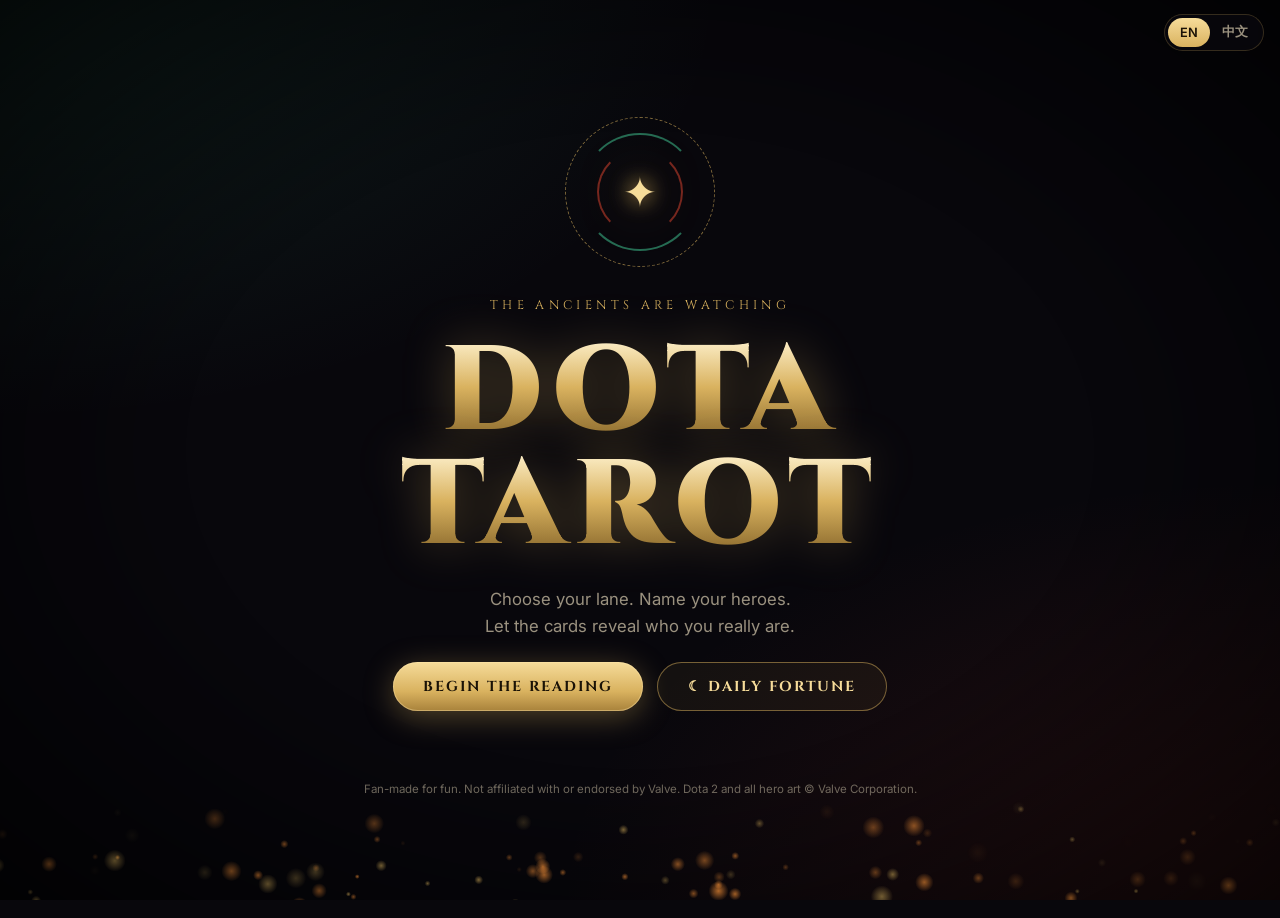
<file: index.html>
<!doctype html>
<html lang="en">
<head>
  <meta charset="utf-8" />
  <meta name="viewport" content="width=device-width, initial-scale=1" />
  <title>Dota Tarot</title>
  <meta name="description" content="Pick your lane and your heroes, and the Ancients will read your soul." />
  <meta property="og:title" content="Dota Tarot · 刀塔塔罗" />
  <meta property="og:description" content="A Dota 2 personality test and daily fortune. Pick your lane and heroes, and let the cards read you." />
  <meta property="og:type" content="website" />
  <link rel="icon" href="data:image/svg+xml,%3Csvg xmlns='http://www.w3.org/2000/svg' viewBox='0 0 32 32'%3E%3Crect width='32' height='32' rx='7' fill='%2314101a'/%3E%3Cpath d='M16 3 L19 13 L29 16 L19 19 L16 29 L13 19 L3 16 L13 13Z' fill='%23d9b25f'/%3E%3C/svg%3E" />
  <link rel="preconnect" href="https://fonts.googleapis.com" />
  <link rel="preconnect" href="https://fonts.gstatic.com" crossorigin />
  <link href="https://fonts.googleapis.com/css2?family=Cinzel:wght@500;700;900&family=Inter:wght@400;500;600&family=Noto+Serif+SC:wght@600;900&display=swap" rel="stylesheet" />
  <link rel="stylesheet" href="css/style.css?v=8" />
</head>
<body>
  <canvas id="embers" aria-hidden="true"></canvas>
  <div class="vignette" aria-hidden="true"></div>

  <div class="lang" role="group" aria-label="Language">
    <button data-lang="en">EN</button><button data-lang="zh">中文</button>
  </div>

  <!-- Intro -->
  <section class="screen active" id="screen-intro">
    <div class="intro">
      <div class="sigil" aria-hidden="true">
        <span class="ring r1"></span><span class="ring r2"></span><span class="ring r3"></span>
        <span class="sigil-core">✦</span>
      </div>
      <p class="eyebrow" data-i18n="eyebrow"></p>
      <h1 class="title"><span data-i18n="titleA"></span><span data-i18n="titleB"></span></h1>
      <p class="tagline" data-i18n="tagline"></p>
      <div class="intro-actions">
        <button class="btn btn-primary" data-go="role" data-i18n="begin"></button>
        <button class="btn btn-ghost btn-daily" id="open-daily"><span aria-hidden="true">☾</span> <span data-i18n="dailyBtn"></span></button>
      </div>
    </div>
    <p class="fan-note" data-i18n="disclaimer"></p>
  </section>

  <!-- Step 1: role -->
  <section class="screen" id="screen-role">
    <header class="step-head">
      <p class="step-num" data-i18n="step1"></p>
      <h2 data-i18n="step1Title"></h2>
    </header>
    <div class="roles" id="roles"></div>
    <nav class="step-nav">
      <button class="btn btn-ghost" data-go="intro" data-i18n="back"></button>
      <button class="btn btn-primary" id="to-heroes" data-go="heroes" data-i18n="continue" disabled></button>
    </nav>
  </section>

  <!-- Step 2: heroes -->
  <section class="screen" id="screen-heroes">
    <header class="step-head">
      <p class="step-num" data-i18n="step2"></p>
      <h2 data-i18n="step2Title"></h2>
      <p class="hint" data-i18n="step2Hint"></p>
    </header>
    <div class="pickbar">
      <button class="btn btn-ghost" data-go="role" data-i18n="back"></button>
      <div class="picked" id="picked"></div>
      <button class="btn btn-primary" id="to-reading" data-i18n="draw" disabled></button>
    </div>
    <div class="toolbar">
      <input type="search" id="search" data-i18n-ph="search" autocomplete="off" />
      <div class="filters" id="filters">
        <button class="chip active" data-attr="all" data-i18n="all"></button>
        <button class="chip" data-attr="str"><i class="dot str"></i><span data-i18n="str"></span></button>
        <button class="chip" data-attr="agi"><i class="dot agi"></i><span data-i18n="agi"></span></button>
        <button class="chip" data-attr="int"><i class="dot int"></i><span data-i18n="int"></span></button>
        <button class="chip" data-attr="uni"><i class="dot uni"></i><span data-i18n="uni"></span></button>
      </div>
    </div>
    <div class="hero-grid" id="hero-grid"></div>
  </section>

  <!-- Step 3: reading -->
  <section class="screen" id="screen-reading">
    <header class="step-head">
      <p class="step-num" data-i18n="step3"></p>
      <h2 id="reading-prompt"></h2>
    </header>
    <div class="spread" id="spread"></div>
    <article class="result" id="result" hidden></article>
  </section>

  <!-- Daily fortune -->
  <section class="screen" id="screen-daily">
    <header class="step-head">
      <p class="step-num" data-i18n="dailyKicker"></p>
      <h2 id="daily-title"></h2>
      <p class="hint" id="daily-hint"></p>
    </header>
    <div class="fan" id="fan"></div>
    <div class="spread daily-stage" id="daily-stage"></div>
    <article class="result daily-result" id="daily-result" hidden></article>
    <nav class="step-nav" id="daily-nav">
      <button class="btn btn-ghost" data-go="intro" data-i18n="home"></button>
    </nav>
  </section>

  <script src="js/data.js?v=8"></script>
  <script src="js/i18n.js?v=8"></script>
  <script src="js/app.js?v=8"></script>
</body>
</html>
</file>
<file: css/style.css>
:root {
  --bg: #08070c;
  --panel: rgba(22, 18, 28, 0.72);
  --line: rgba(217, 178, 95, 0.22);
  --gold: #d9b25f;
  --gold-hi: #f6dc9a;
  --text: #ece6da;
  --muted: #9a917f;
  --radiant: #3fbf8f;
  --dire: #d0402f;
  --str: #e0503f;
  --agi: #3fc06a;
  --int: #3f9fe0;
  --uni: #c79cf0;
  --radius: 14px;
}

* { box-sizing: border-box; margin: 0; padding: 0; }

html, body { min-height: 100%; }

body {
  font-family: "Inter", system-ui, "PingFang SC", "Microsoft YaHei", sans-serif;
  color: var(--text);
  background:
    radial-gradient(1200px 700px at 0% 0%, rgba(63, 191, 143, 0.13), transparent 60%),
    radial-gradient(1200px 700px at 100% 100%, rgba(208, 64, 47, 0.16), transparent 60%),
    var(--bg);
  background-attachment: fixed;
  overflow-x: hidden;
}

#embers { position: fixed; inset: 0; width: 100%; height: 100%; pointer-events: none; z-index: 0; }
.vignette {
  position: fixed; inset: 0; pointer-events: none; z-index: 0;
  background: radial-gradient(ellipse at center, transparent 50%, rgba(0, 0, 0, 0.7) 100%);
}

button { font: inherit; color: inherit; cursor: pointer; border: 0; background: none; }

/* ---------- Screens ---------- */
.screen {
  position: relative; z-index: 1;
  display: none;
  min-height: 100vh;
  padding: 48px 16px 120px;
  max-width: 1180px;
  margin: 0 auto;
}
.screen.active { display: block; animation: screenIn 0.7s cubic-bezier(.2,.8,.2,1) both; }
.screen.leaving { display: block; animation: screenOut 0.4s ease both; }

@keyframes screenIn {
  from { opacity: 0; transform: translateY(24px) scale(0.98); filter: blur(6px); }
  to   { opacity: 1; transform: none; filter: none; }
}
@keyframes screenOut {
  to { opacity: 0; transform: translateY(-16px) scale(0.98); filter: blur(6px); }
}

/* ---------- Buttons ---------- */
.btn {
  position: relative;
  padding: 14px 30px;
  font-family: "Cinzel", "Noto Serif SC", serif;
  font-weight: 700;
  letter-spacing: 0.12em;
  text-transform: uppercase;
  font-size: 0.9rem;
  border-radius: 999px;
  transition: transform 0.2s, box-shadow 0.3s, opacity 0.3s;
}
.btn-primary {
  color: #1a1206;
  background: linear-gradient(180deg, var(--gold-hi), var(--gold) 60%, #a8823b);
  box-shadow: 0 0 0 1px rgba(255, 230, 170, 0.4) inset, 0 6px 30px rgba(217, 178, 95, 0.35);
  overflow: hidden;
}
.btn-primary::after {
  content: ""; position: absolute; inset: 0;
  background: linear-gradient(110deg, transparent 30%, rgba(255,255,255,0.55) 50%, transparent 70%);
  transform: translateX(-120%);
  animation: shine 3.2s ease-in-out infinite;
}
@keyframes shine { 60%, 100% { transform: translateX(120%); } }
.btn-primary:hover:not(:disabled) { transform: translateY(-2px); box-shadow: 0 0 0 1px rgba(255,230,170,.5) inset, 0 10px 40px rgba(217,178,95,.55); }
.btn-primary:disabled { opacity: 0.35; cursor: not-allowed; filter: grayscale(0.6); }
.btn-primary:disabled::after { display: none; }
.btn-ghost { color: var(--muted); border: 1px solid var(--line); }
.btn-ghost:hover { color: var(--text); border-color: var(--gold); }

/* ---------- Intro ---------- */
.intro {
  min-height: calc(100vh - 168px);
  display: flex; flex-direction: column; align-items: center; justify-content: center;
  text-align: center; gap: 22px;
}
.sigil { position: relative; width: 150px; height: 150px; margin-bottom: 8px; }
.ring {
  position: absolute; inset: 0; border-radius: 50%;
  border: 1px solid var(--gold);
  opacity: 0.55;
}
.ring.r1 { animation: spin 18s linear infinite; border-style: dashed; }
.ring.r2 { inset: 16px; animation: spin 12s linear infinite reverse; border-color: var(--radiant); border-width: 2px; border-right-color: transparent; border-left-color: transparent; }
.ring.r3 { inset: 32px; animation: spin 8s linear infinite; border-color: var(--dire); border-width: 2px; border-top-color: transparent; border-bottom-color: transparent; }
.sigil-core {
  position: absolute; inset: 0; display: grid; place-items: center;
  font-size: 2.6rem; color: var(--gold-hi);
  text-shadow: 0 0 20px var(--gold), 0 0 50px rgba(217,178,95,.6);
  animation: pulse 2.6s ease-in-out infinite;
}
@keyframes spin { to { transform: rotate(360deg); } }
@keyframes pulse { 50% { transform: scale(1.15); opacity: 0.8; } }

.eyebrow, .step-num {
  font-family: "Cinzel", "Noto Serif SC", serif; letter-spacing: 0.35em; text-transform: uppercase;
  font-size: 0.78rem; color: var(--gold);
}
.title {
  font-family: "Cinzel", "Noto Serif SC", serif; font-weight: 900;
  font-size: clamp(3.2rem, 12vw, 7.5rem);
  line-height: 0.95; letter-spacing: 0.06em;
  display: flex; flex-direction: column;
}
.title span {
  background: linear-gradient(180deg, #fff3d0 0%, var(--gold) 45%, #7a5a22 100%);
  -webkit-background-clip: text; background-clip: text; color: transparent;
  filter: drop-shadow(0 0 24px rgba(217,178,95,.35));
  animation: rise 1.1s cubic-bezier(.2,.8,.2,1) both;
}
.title span:nth-child(2) { animation-delay: 0.15s; }
@keyframes rise { from { opacity: 0; transform: translateY(40px); letter-spacing: 0.4em; } }
.tagline { color: var(--muted); font-size: 1.05rem; line-height: 1.6; animation: fade 1.4s 0.4s both; }
.intro .btn { animation: fade 1.4s 0.7s both; }
@keyframes fade { from { opacity: 0; transform: translateY(10px); } }

/* ---------- Step headers ---------- */
.step-head { text-align: center; margin-bottom: 36px; }
.step-head h2 {
  font-family: "Cinzel", "Noto Serif SC", serif; font-weight: 700;
  font-size: clamp(1.5rem, 4vw, 2.4rem); margin-top: 10px;
}
.hint { color: var(--muted); margin-top: 10px; }
.hint b { color: var(--gold); }

.step-nav { display: flex; justify-content: center; gap: 14px; margin-top: 40px; }

/* ---------- Roles ---------- */
.roles { display: grid; grid-template-columns: repeat(5, 1fr); gap: 16px; perspective: 1000px; }
.role {
  position: relative; text-align: center;
  padding: 28px 16px 24px;
  border-radius: var(--radius);
  background: var(--panel);
  border: 1px solid var(--line);
  backdrop-filter: blur(6px);
  transition: transform 0.35s cubic-bezier(.2,.8,.2,1), border-color 0.3s, box-shadow 0.3s;
  transform-style: preserve-3d;
  animation: dealIn 0.7s cubic-bezier(.2,.8,.2,1) backwards;
  animation-delay: calc(var(--i) * 90ms);
}
@keyframes dealIn { from { opacity: 0; transform: translateY(50px) rotateX(30deg); } }
.role:hover { border-color: var(--gold); box-shadow: 0 20px 50px rgba(0,0,0,.5), 0 0 30px rgba(217,178,95,.15); }
.role.selected {
  border-color: var(--gold-hi);
  box-shadow: 0 0 0 1px var(--gold) inset, 0 0 45px rgba(217,178,95,.45);
  background: linear-gradient(180deg, rgba(217,178,95,.16), var(--panel));
}
.role-numeral { font-family: "Cinzel", "Noto Serif SC", serif; font-size: 0.8rem; color: var(--gold); letter-spacing: .3em; }
.role svg {
  width: 64px; height: 64px; margin: 16px auto;
  fill: none; stroke: var(--gold); stroke-width: 2.2; stroke-linecap: round; stroke-linejoin: round;
  transition: transform .4s, filter .4s;
}
.role:hover svg, .role.selected svg { transform: scale(1.12); filter: drop-shadow(0 0 10px var(--gold)); }
.role h3 { font-family: "Cinzel", "Noto Serif SC", serif; font-size: 1.15rem; }
.role .pos { font-size: .75rem; color: var(--muted); text-transform: uppercase; letter-spacing: .15em; margin-top: 4px; }
.role p { color: var(--muted); font-size: .88rem; line-height: 1.5; margin-top: 12px; }

/* ---------- Heroes ---------- */
/* Picks + Draw button stay pinned to the top while the grid scrolls. */
.pickbar {
  position: sticky; top: 0; z-index: 10;
  display: flex; align-items: center; justify-content: center; gap: 16px;
  margin: 0 -16px 22px; padding: 12px 16px;
  background: linear-gradient(rgba(8,7,12,.97), rgba(8,7,12,.9));
  backdrop-filter: blur(8px);
  border-bottom: 1px solid var(--line);
}
.picked { display: flex; justify-content: center; gap: 10px; }
.slot {
  width: 104px; aspect-ratio: 16 / 9; border-radius: 8px;
  border: 1px dashed var(--line);
  display: grid; place-items: center; color: var(--muted); font-size: .72rem;
  position: relative; overflow: hidden;
}
.slot.filled { border: 1px solid var(--gold); animation: pop .45s cubic-bezier(.3,1.6,.5,1) both; box-shadow: 0 0 20px rgba(217,178,95,.35); }
.slot img, .slot .fallback { position: absolute; inset: 0; width: 100%; height: 100%; object-fit: cover; }
.slot .x {
  position: absolute; top: 4px; right: 4px; z-index: 2; width: 20px; height: 20px; border-radius: 50%;
  background: rgba(0,0,0,.7); color: #fff; font-size: .8rem; line-height: 20px;
}
@keyframes pop { from { transform: scale(.5); opacity: 0; } }

.toolbar { display: flex; flex-wrap: wrap; gap: 12px; justify-content: space-between; align-items: center; margin-bottom: 22px; }
#search {
  flex: 1 1 220px; max-width: 320px;
  padding: 11px 16px; border-radius: 999px;
  background: var(--panel); border: 1px solid var(--line); color: var(--text); font: inherit;
  outline: none; transition: border-color .2s, box-shadow .2s;
}
#search:focus { border-color: var(--gold); box-shadow: 0 0 0 3px rgba(217,178,95,.15); }
.filters { display: flex; flex-wrap: wrap; gap: 8px; }
.chip {
  display: inline-flex; align-items: center; gap: 7px;
  padding: 8px 14px; border-radius: 999px; font-size: .85rem;
  border: 1px solid var(--line); color: var(--muted); transition: all .2s;
}
.chip:hover { color: var(--text); }
.chip.active { color: var(--text); border-color: var(--gold); background: rgba(217,178,95,.12); }
.dot { width: 9px; height: 9px; border-radius: 50%; display: inline-block; }
.dot.str { background: var(--str); } .dot.agi { background: var(--agi); }
.dot.int { background: var(--int); } .dot.uni { background: var(--uni); }

/* Each hero is a small tarot card. */
.hero-grid {
  display: grid; grid-template-columns: repeat(auto-fill, minmax(120px, 1fr)); gap: 16px;
  perspective: 900px;
}
.hero {
  position: relative; aspect-ratio: 2 / 3.3; border-radius: 10px; overflow: hidden;
  container-type: inline-size;
  background:
    radial-gradient(120% 70% at 50% 30%, color-mix(in srgb, var(--attr) 24%, transparent), transparent 70%),
    repeating-linear-gradient(45deg, rgba(217,178,95,.045) 0 1px, transparent 1px 8px),
    linear-gradient(180deg, #1a1422, #0b090e);
  box-shadow: 0 10px 24px rgba(0,0,0,.55), 0 0 0 1px rgba(217,178,95,.45);
  transition: transform .3s cubic-bezier(.2,.8,.2,1), box-shadow .3s, filter .3s;
  animation: heroIn .6s cubic-bezier(.2,.8,.2,1) backwards;
  animation-delay: calc(var(--i) * 10ms);
}
@keyframes heroIn { from { opacity: 0; transform: translateY(24px) rotateX(25deg); } }
.h-frame {
  position: absolute; inset: 4cqw; z-index: 3; pointer-events: none;
  border: 1px solid rgba(217,178,95,.6); border-radius: 6px;
}
.h-frame::after {
  content: ""; position: absolute; inset: 2.5cqw; border-radius: 4px;
  border: 1px solid rgba(217,178,95,.22);
}
/* Gold studs on the four corners */
.h-frame::before {
  content: ""; position: absolute; inset: -3px;
  background:
    radial-gradient(circle at 3px 3px, var(--gold-hi) 2px, transparent 2.6px),
    radial-gradient(circle at calc(100% - 3px) 3px, var(--gold-hi) 2px, transparent 2.6px),
    radial-gradient(circle at 3px calc(100% - 3px), var(--gold-hi) 2px, transparent 2.6px),
    radial-gradient(circle at calc(100% - 3px) calc(100% - 3px), var(--gold-hi) 2px, transparent 2.6px);
}
.h-gem {
  position: absolute; top: 2cqw; left: 50%; z-index: 4;
  width: 8cqw; height: 8cqw; transform: translateX(-50%) rotate(45deg);
  background: var(--attr); border: 1px solid var(--gold-hi);
  box-shadow: 0 0 8px var(--attr);
}
.h-window {
  position: absolute; left: 10cqw; right: 10cqw; top: 12cqw; bottom: 35cqw; z-index: 2; overflow: hidden;
  border-radius: 50% 50% 4px 4px / 26% 26% 4px 4px;
  border: 1px solid rgba(217,178,95,.55);
  background: #0b090e;
}
.h-window::after { content: ""; position: absolute; inset: 0; box-shadow: inset 0 0 6cqw rgba(0,0,0,.75); pointer-events: none; }
.h-window img, .h-window .fallback {
  position: absolute; inset: 0; width: 100%; height: 100%;
  object-fit: cover; object-position: center 20%;
  transition: transform .5s cubic-bezier(.2,.8,.2,1);
}
.fallback {
  display: grid; place-items: center;
  font-family: "Cinzel", "Noto Serif SC", serif; font-weight: 700; font-size: 1.3rem; color: rgba(255,255,255,.85);
}
.fallback.str { background: linear-gradient(135deg, #5a1a14, #1a0a08); }
.fallback.agi { background: linear-gradient(135deg, #154a24, #081a0c); }
.fallback.int { background: linear-gradient(135deg, #133a5a, #08121a); }
.fallback.uni { background: linear-gradient(135deg, #3d2a5a, #120a1a); }
.hero .name {
  position: absolute; left: 8cqw; right: 8cqw; bottom: 9cqw; z-index: 4;
  min-height: 21cqw; padding: 1.5cqw 1cqw;
  display: flex; align-items: center; justify-content: center; text-align: center;
  font-family: "Cinzel", "Noto Serif SC", serif; font-weight: 700; font-size: max(10px, 9cqw); line-height: 1.15;
  color: var(--gold-hi);
  border-top: 1px solid rgba(217,178,95,.45); border-bottom: 1px solid rgba(217,178,95,.45);
  background: linear-gradient(90deg, transparent, rgba(0,0,0,.6) 15%, rgba(0,0,0,.6) 85%, transparent);
}
.h-sheen {
  position: absolute; inset: 0; z-index: 5; pointer-events: none;
  background: linear-gradient(105deg, transparent 35%, rgba(255,240,200,.35) 50%, transparent 65%);
  transform: translateX(-130%);
}
.hero:hover .h-sheen { animation: sweep 1s ease-out; }
.hero:hover {
  z-index: 3; transform: translateY(-8px);
  box-shadow: 0 18px 36px rgba(0,0,0,.65), 0 0 0 1px var(--gold-hi), 0 0 24px rgba(217,178,95,.35);
}
.hero:hover .h-window img { transform: scale(1.08); }
.hero.selected {
  box-shadow: 0 0 0 2px var(--gold-hi), 0 0 30px rgba(217,178,95,.7);
  background:
    radial-gradient(120% 70% at 50% 30%, rgba(217,178,95,.3), transparent 70%),
    linear-gradient(180deg, #2a1f14, #0b090e);
}
/* Wax seal showing the pick order (1–3) */
.hero.selected::after {
  content: attr(data-order); position: absolute; top: 5cqw; right: 5cqw; z-index: 6;
  width: 20cqw; height: 20cqw; border-radius: 50%; display: grid; place-items: center;
  font-family: "Cinzel", serif; font-weight: 900; font-size: 10cqw; color: #1a1206;
  background: radial-gradient(circle at 35% 30%, var(--gold-hi), var(--gold) 55%, #8d6a2d);
  box-shadow: 0 0 0 2px rgba(26,18,6,.6), 0 4px 10px rgba(0,0,0,.6), 0 0 14px rgba(217,178,95,.7);
  animation: pop .4s cubic-bezier(.3,1.6,.5,1) both;
}
.hero-grid.full .hero:not(.selected) { filter: grayscale(.85) brightness(.5); }
.hero.hidden { display: none; }

/* ---------- Tarot spread ---------- */
.spread { display: flex; justify-content: center; gap: 36px; flex-wrap: wrap; padding-top: 6px; overflow-x: clip; }
.tarot {
  --gold-line: color-mix(in srgb, var(--gold) 70%, var(--c));
  width: 230px; aspect-ratio: 2 / 3.3;
  position: relative;
  container-type: inline-size;
  animation: deal 0.9s cubic-bezier(.2,.8,.2,1) both;
  animation-delay: calc(var(--i) * 200ms);
}
@keyframes deal {
  from { opacity: 0; transform: translateY(-160px) rotate(calc((var(--i) - 1) * 18deg)) scale(.6); }
}
.tarot-float, .tarot-tilt, .tarot-inner { position: absolute; inset: 0; }
.tarot-float { animation: bob 5s ease-in-out infinite; animation-delay: calc(var(--i) * -1.6s); }
@keyframes bob { 50% { transform: translateY(-10px); } }
.tarot-tilt { transform: perspective(1000px); transform-style: preserve-3d; transition: transform .5s cubic-bezier(.2,.8,.2,1); }
.tarot-inner { transform-style: preserve-3d; transition: transform 1.2s cubic-bezier(.5,-0.25,.2,1.25); }
.tarot.flipped .tarot-inner { transform: rotateY(180deg); }

.face {
  position: absolute; inset: 0; border-radius: 6cqw; overflow: hidden;
  backface-visibility: hidden; -webkit-backface-visibility: hidden;
  box-shadow: 0 24px 60px rgba(0,0,0,.65), 0 0 0 1px rgba(217,178,95,.55);
}

/* Card back */
.face.back {
  background:
    radial-gradient(circle at 50% 50%, rgba(217,178,95,.2), transparent 60%),
    repeating-linear-gradient(45deg, rgba(217,178,95,.05) 0 1px, transparent 1px 9px),
    repeating-linear-gradient(-45deg, rgba(217,178,95,.05) 0 1px, transparent 1px 9px),
    linear-gradient(160deg, #1d1530, #0c0912 50%, #2a0f0c);
}
.back-art { position: absolute; inset: 0; width: 100%; height: 100%; fill: none; stroke: var(--gold); stroke-width: .6; }
.back-art .mandala { transform-box: fill-box; transform-origin: center; animation: spin 30s linear infinite; }
.back-art .eye { stroke-width: .9; filter: drop-shadow(0 0 3px var(--gold)); }
.back-art .pupil { fill: var(--gold-hi); stroke: none; transform-box: fill-box; transform-origin: center; animation: pulse 2.4s ease-in-out infinite; }
.back-art .moon { fill: rgba(217,178,95,.25); }
.back-art .star { fill: var(--gold-hi); stroke: none; animation: twinkle 3s ease-in-out infinite; }
.back-art .star:nth-child(odd) { animation-delay: -1.5s; }
@keyframes twinkle { 50% { opacity: .15; } }

/* Card front */
.face.front {
  transform: rotateY(180deg);
  background:
    radial-gradient(120% 70% at 50% 38%, color-mix(in srgb, var(--c) 32%, transparent), transparent 70%),
    repeating-linear-gradient(60deg, rgba(255,255,255,.025) 0 1px, transparent 1px 7px),
    linear-gradient(180deg, #17121f, #0a080d);
}
.tarot.flipped .face.front { animation: glow 2.6s 1.3s ease-in-out infinite; }
@keyframes glow { 50% { box-shadow: 0 24px 60px rgba(0,0,0,.65), 0 0 0 1px var(--gold), 0 0 46px color-mix(in srgb, var(--c) 70%, transparent); } }

.frame { position: absolute; inset: 3.5cqw; z-index: 4; pointer-events: none; border: 1px solid var(--gold-line); border-radius: 3.5cqw; }
.frame::after { content: ""; position: absolute; inset: 1.8cqw; border: 1px solid color-mix(in srgb, var(--gold-line) 45%, transparent); border-radius: 2cqw; }
.corner { position: absolute; width: 14cqw; height: 14cqw; fill: none; stroke: var(--gold-hi); stroke-width: 1.4; }
.corner circle { fill: var(--gold-hi); stroke: none; }
.corner.tl { top: -1px; left: -1px; }
.corner.tr { top: -1px; right: -1px; transform: scaleX(-1); }
.corner.bl { bottom: -1px; left: -1px; transform: scaleY(-1); }
.corner.br { bottom: -1px; right: -1px; transform: scale(-1); }

.t-banner {
  position: absolute; top: 4.5cqw; left: 50%; transform: translateX(-50%); z-index: 5;
  min-width: 30cqw; padding: 1.4cqw 4cqw 3cqw 4.8cqw;
  font-family: "Cinzel", "Noto Serif SC", serif; font-weight: 900; font-size: 6cqw; letter-spacing: .15em; text-align: center;
  color: #1a1206;
  background: linear-gradient(180deg, var(--gold-hi), var(--gold) 60%, #8d6a2d);
  clip-path: polygon(0 0, 100% 0, 100% 72%, 50% 100%, 0 72%);
}

.t-art { position: absolute; left: 9cqw; right: 9cqw; top: 13cqw; bottom: 37cqw; z-index: 2; }
.t-window {
  position: absolute; inset: 0; overflow: hidden;
  border-radius: 50% 50% 4cqw 4cqw / 32% 32% 4cqw 4cqw;
  border: 1px solid var(--gold-line);
  background: radial-gradient(circle at 50% 45%, color-mix(in srgb, var(--c) 45%, #0b090e), #08060b 75%);
  box-shadow: inset 0 0 8cqw rgba(0,0,0,.8);
}
.rays {
  position: absolute; inset: -40%;
  background: repeating-conic-gradient(from 0deg, color-mix(in srgb, var(--c) 30%, transparent) 0deg 5deg, transparent 5deg 15deg);
  -webkit-mask: radial-gradient(circle, #000 10%, transparent 60%); mask: radial-gradient(circle, #000 10%, transparent 60%);
  animation: spin 40s linear infinite;
}
.runes {
  position: absolute; left: 50%; top: 46%; width: 92%; translate: -50% -50%;
  fill: none; stroke: color-mix(in srgb, var(--gold) 60%, transparent); stroke-width: .5;
  animation: spin 50s linear infinite reverse;
}
.runes text { fill: var(--gold); stroke: none; font-size: 7px; opacity: .75; }
.mote {
  position: absolute; bottom: 0; width: 1.4cqw; height: 1.4cqw; border-radius: 50%;
  background: #fff; box-shadow: 0 0 2cqw .5cqw var(--c);
  animation: mote linear infinite;
}
@keyframes mote {
  from { transform: translateY(0) scale(.6); opacity: 0; }
  20% { opacity: 1; }
  to { transform: translateY(-110cqw) scale(1); opacity: 0; }
}

.emblem { position: absolute; left: 50%; top: 46%; width: 54%; translate: -50% -50%; animation: float 4s ease-in-out infinite; }
.emblem svg {
  display: block; width: 100%; overflow: visible;
  fill: none; stroke: var(--c); stroke-width: 1.8; stroke-linecap: round; stroke-linejoin: round;
  filter: drop-shadow(0 0 3cqw var(--c)) drop-shadow(0 0 .8cqw rgba(255,255,255,.6));
}
.emblem svg * { stroke-dasharray: 1; stroke-dashoffset: 1; }
.tarot.flipped .emblem svg * { stroke-dashoffset: 0; transition: stroke-dashoffset 1.8s .55s cubic-bezier(.6,0,.2,1); }
@keyframes float { 50% { transform: translateY(-3cqw) scale(1.04); } }

/* Champions card: hero renders break out of the arch */
.portal {
  position: absolute; left: 8%; right: 8%; bottom: 5%; height: 16%; border-radius: 50%;
  border: 1px solid var(--c);
  background: radial-gradient(ellipse, color-mix(in srgb, var(--c) 45%, transparent), transparent 70%);
  box-shadow: 0 0 4cqw var(--c), inset 0 0 4cqw var(--c);
  animation: portal 3s ease-in-out infinite;
}
@keyframes portal { 50% { transform: scaleX(1.12); opacity: .6; } }
.champs {
  position: absolute; inset: -12cqw 0 0; pointer-events: none;
  -webkit-mask: linear-gradient(#000 82%, transparent); mask: linear-gradient(#000 82%, transparent);
}
.champ {
  position: absolute; bottom: -10%; left: 50%; width: 150%; translate: -50% 0; z-index: 1;
  filter: drop-shadow(0 0 2cqw color-mix(in srgb, var(--c) 70%, transparent));
  animation: bob2 4.5s ease-in-out infinite;
}
.champ.l, .champ.r { width: 105%; bottom: 0; z-index: 0; filter: brightness(.55) drop-shadow(0 0 2cqw color-mix(in srgb, var(--c) 50%, transparent)); }
.champ.l { left: 16%; animation-delay: -1.5s; }
.champ.r { left: 84%; animation-delay: -3s; }
.champ img { display: block; width: 100%; }
.champ.flat { width: 52%; bottom: 22%; }
.champ.l.flat, .champ.r.flat { width: 38%; bottom: 40%; }
.champ.flat img, .champ.flat .fallback { position: static; aspect-ratio: 1; object-fit: cover; border-radius: 50%; border: 1px solid var(--c); font-size: 5cqw; }
.tarot .champ { opacity: 0; transition: opacity .8s .6s; }
.tarot.flipped .champ { opacity: 1; }
@keyframes bob2 { 50% { transform: translateY(-2.5cqw); } }

.t-plate {
  position: absolute; left: 9cqw; right: 9cqw; bottom: 9cqw; z-index: 5;
  text-align: center; padding: 3cqw 2cqw;
  border-top: 1px solid var(--gold-line); border-bottom: 1px solid var(--gold-line);
  background: linear-gradient(90deg, transparent, rgba(0,0,0,.6) 18%, rgba(0,0,0,.6) 82%, transparent);
}
.t-plate::before {
  content: ""; position: absolute; top: -1.6cqw; left: 50%; width: 3cqw; height: 3cqw;
  background: var(--gold-hi); transform: translateX(-50%) rotate(45deg);
}
.t-name {
  font-family: "Cinzel", "Noto Serif SC", serif; font-weight: 900; font-size: max(9px, 7.4cqw); line-height: 1.15;
  background: linear-gradient(180deg, #fff, var(--gold-hi) 50%, var(--gold));
  -webkit-background-clip: text; background-clip: text; color: transparent;
}
.t-label { font-size: max(7px, 4.2cqw); text-transform: uppercase; letter-spacing: .2em; margin-top: 1.2cqw; color: color-mix(in srgb, var(--c) 55%, #fff); }

.foil {
  position: absolute; inset: 0; z-index: 6; pointer-events: none; opacity: 0; transition: opacity .4s;
  background: linear-gradient(115deg, transparent 25%, rgba(255,120,200,.35) 40%, rgba(120,220,255,.35) 50%, rgba(255,230,140,.35) 60%, transparent 75%);
  background-size: 250% 250%; background-position: var(--mx, 50%) var(--my, 50%);
  mix-blend-mode: color-dodge;
}
.tarot:hover .foil { opacity: .75; }
.sweep {
  position: absolute; inset: 0; z-index: 6; pointer-events: none;
  background: linear-gradient(105deg, transparent 35%, rgba(255,255,255,.45) 50%, transparent 65%);
  transform: translateX(-130%);
}
.face.back .sweep { animation: sweep 3.5s ease-in-out infinite; animation-delay: calc(var(--i) * .4s + 1s); }
.tarot.flipped .face.front .sweep { animation: sweep 1.3s 1s ease-out both; }
@keyframes sweep { 60%, 100% { transform: translateX(130%); } }

.flash, .shock { position: absolute; left: 50%; top: 50%; z-index: 3; pointer-events: none; border-radius: 50%; opacity: 0; translate: -50% -50%; }
.flash { width: 170%; aspect-ratio: 1; background: radial-gradient(circle, #fff 0%, color-mix(in srgb, var(--c) 70%, transparent) 22%, transparent 60%); mix-blend-mode: screen; }
.shock { width: 100%; aspect-ratio: 1; border: 2px solid var(--c); box-shadow: 0 0 20px var(--c), inset 0 0 20px var(--c); }
.tarot.flipped .flash { animation: flash .9s .4s ease-out; }
.tarot.flipped .shock { animation: shock 1.1s .5s ease-out; }
@keyframes flash { from { transform: scale(.3); } 30% { opacity: 1; transform: scale(1); } to { opacity: 0; transform: scale(1.2); } }
@keyframes shock { from { opacity: 1; transform: scale(.2); } to { opacity: 0; transform: scale(2.4); } }

.tarot-cap {
  position: absolute; top: calc(100% + 16px); left: 0; right: 0; text-align: center;
  font-family: "Cinzel", "Noto Serif SC", serif; font-size: .75rem; letter-spacing: .3em; color: var(--muted); text-transform: uppercase;
}

/* ---------- Result ---------- */
.result {
  margin: 80px auto 0; max-width: 820px;
  padding: 36px clamp(20px, 5vw, 48px);
  border-radius: 20px;
  background: var(--panel); border: 1px solid var(--line); backdrop-filter: blur(8px);
  animation: screenIn .9s cubic-bezier(.2,.8,.2,1) both;
}
.result > * { animation: fade .8s both; }
.result > *:nth-child(2) { animation-delay: .1s; } .result > *:nth-child(3) { animation-delay: .2s; }
.result > *:nth-child(4) { animation-delay: .3s; } .result > *:nth-child(5) { animation-delay: .4s; }
.result > *:nth-child(6) { animation-delay: .5s; } .result > *:nth-child(7) { animation-delay: .6s; }
.r-kicker { text-align: center; font-family: "Cinzel", "Noto Serif SC", serif; color: var(--gold); letter-spacing: .3em; font-size: .8rem; text-transform: uppercase; }
.r-title {
  text-align: center; font-family: "Cinzel", "Noto Serif SC", serif; font-weight: 900;
  font-size: clamp(2rem, 6vw, 3.4rem); margin: 8px 0 4px;
  background: linear-gradient(100deg, var(--c) 20%, #fff 40%, var(--c) 60%); background-size: 250% 100%;
  -webkit-background-clip: text; background-clip: text; color: transparent;
  filter: drop-shadow(0 0 18px color-mix(in srgb, var(--c) 50%, transparent));
  animation: fade .8s both, titleShine 4s 1s linear infinite;
}
@keyframes titleShine { from { background-position: 100% 0; } to { background-position: -150% 0; } }
.r-quote { text-align: center; color: var(--muted); font-style: italic; margin-bottom: 26px; }
.r-body p { line-height: 1.75; margin-bottom: 14px; }
.r-body .undertone { color: var(--gold-hi); }

.radar { display: block; width: 100%; max-width: 460px; margin: 26px auto 34px; overflow: visible; }
.radar .halo { fill: none; stroke: var(--line); stroke-dasharray: 2 6; transform-box: fill-box; transform-origin: center; animation: spin 40s linear infinite; }
.radar .grid { fill: none; stroke: rgba(255,255,255,.1); stroke-dasharray: 1; stroke-dashoffset: 1; animation: draw 1.2s ease forwards; }
.radar .grid.outer { stroke: color-mix(in srgb, var(--gold) 55%, transparent); stroke-width: 1.5; }
.radar .axis { stroke: rgba(255,255,255,.08); }
.radar .shape {
  fill: url(#radar-fill); stroke: var(--c); stroke-width: 2.5; stroke-linejoin: round;
  filter: drop-shadow(0 0 10px var(--c));
  animation: breathe 3s 2s ease-in-out infinite;
}
@keyframes breathe { 50% { filter: drop-shadow(0 0 24px var(--c)); } }
.radar .vertex { stroke: #0b090e; stroke-width: 2; }
.radar .vertex-ring { fill: none; stroke-width: 1.5; transform-box: fill-box; transform-origin: center; animation: ping 2.4s ease-out infinite; }
.radar .vertex-ring:nth-of-type(even) { animation-delay: -1.2s; }
@keyframes ping { from { transform: scale(1); opacity: .9; } to { transform: scale(3); opacity: 0; } }
.radar .lbl { opacity: 0; animation: lblIn .6s forwards; }
@keyframes lblIn { from { opacity: 0; transform: translateY(6px); } to { opacity: 1; transform: none; } }
.radar .lbl-name { font-family: "Cinzel", "Noto Serif SC", serif; font-weight: 700; font-size: 15px; fill: var(--text); letter-spacing: .06em; }
.radar .lbl-pct { font-size: 14px; font-weight: 600; }
.radar .lbl.main .lbl-name { fill: var(--gold-hi); }
@keyframes draw { to { stroke-dashoffset: 0; } }

.cols { display: grid; grid-template-columns: 1fr 1fr; gap: 18px; margin-bottom: 26px; }
.box { padding: 18px 20px; border-radius: 12px; border: 1px solid var(--line); background: rgba(0,0,0,.25); }
.box h4 { font-family: "Cinzel", "Noto Serif SC", serif; font-size: .85rem; letter-spacing: .2em; text-transform: uppercase; color: var(--gold); margin-bottom: 10px; }
.box ul { list-style: none; display: grid; gap: 8px; }
.box li::before { content: "✦ "; color: var(--c); }
.box p { line-height: 1.6; color: var(--text); }
.r-life { text-align: center; padding: 18px; border-radius: 12px; background: rgba(217,178,95,.08); border: 1px solid var(--line); margin-bottom: 28px; }
.r-life b { color: var(--gold); font-family: "Cinzel", "Noto Serif SC", serif; letter-spacing: .1em; }
.r-actions { display: flex; justify-content: center; gap: 12px; flex-wrap: wrap; }

.fan-note { max-width: 560px; margin: 0 auto; text-align: center; font-size: .72rem; line-height: 1.6; color: var(--muted); opacity: .7; }

/* ---------- Language toggle ---------- */
.lang {
  position: absolute; top: 14px; right: 16px; z-index: 20;
  display: flex; padding: 3px; border-radius: 999px;
  background: rgba(10, 8, 14, 0.75); border: 1px solid var(--line); backdrop-filter: blur(6px);
}
.lang button {
  padding: 6px 12px; border-radius: 999px; font-size: .8rem; font-weight: 600; color: var(--muted);
  transition: color .2s, background .2s;
}
.lang button:hover { color: var(--text); }
.lang button.active { color: #1a1206; background: linear-gradient(180deg, var(--gold-hi), var(--gold)); }

/* ---------- Intro actions ---------- */
.intro-actions { display: flex; flex-wrap: wrap; justify-content: center; gap: 14px; animation: fade 1.4s 0.7s both; }
.intro-actions .btn { animation: none; }
.btn-daily { color: var(--gold-hi); border-color: rgba(217,178,95,.5); background: rgba(217,178,95,.06); }
.btn-daily:hover { background: rgba(217,178,95,.14); box-shadow: 0 0 24px rgba(217,178,95,.25); }

/* ---------- Daily: card fan ---------- */
.fan { position: relative; height: 360px; max-width: 760px; margin: 0 auto; }
.fan-card {
  position: absolute; left: 50%; bottom: 10px;
  width: 150px; aspect-ratio: 2 / 3.3; margin-left: -75px;
  container-type: inline-size;
  transform-origin: 50% 170%;
  transform: rotate(var(--r));
  transition: transform .45s cubic-bezier(.2,.8,.2,1), opacity .5s, filter .3s;
  animation: fanIn .9s cubic-bezier(.2,.8,.2,1) backwards;
  animation-delay: calc(var(--i) * 90ms);
}
.fan-card .face { box-shadow: 0 16px 40px rgba(0,0,0,.6), 0 0 0 1px rgba(217,178,95,.55); }
@keyframes fanIn { from { transform: rotate(0) translateY(120px); opacity: 0; } }
.fan-card:hover, .fan-card:focus-visible {
  transform: rotate(var(--r)) translateY(-34px);
  filter: drop-shadow(0 0 18px rgba(217,178,95,.6));
  z-index: 5;
}
.fan.picking .fan-card:not(.chosen) { opacity: 0; transform: rotate(var(--r)) translateY(140px); pointer-events: none; }
.fan-card.chosen {
  transform: rotate(0) translateY(-60px) scale(1.2); z-index: 10;
  filter: drop-shadow(0 0 30px var(--gold));
}

/* ---------- Daily: the drawn card ---------- */
.daily-stage { min-height: 0; }
.tarot.daily-card { width: 270px; }
.tarot.instant .tarot-inner { transition: none; }
.tarot.instant .flash, .tarot.instant .shock { animation: none; }
.emblem.ghost { width: 82%; top: 42%; opacity: .32; }
.tarot.reversed .emblem.ghost svg { transform: rotate(180deg); }
.tarot.reversed .t-label { color: #ff8f7a; }

/* ---------- Daily: fortune panel ---------- */
.luck {
  display: flex; align-items: center; justify-content: center; flex-wrap: wrap; gap: 6px 14px;
  margin: 14px 0 22px;
}
.luck-label { font-family: "Cinzel", "Noto Serif SC", serif; font-size: .8rem; letter-spacing: .25em; text-transform: uppercase; color: var(--muted); }
.stars { display: inline-flex; gap: 4px; font-size: 1.6rem; }
.lstar { color: rgba(255,255,255,.12); animation: starIn .5s cubic-bezier(.3,1.6,.5,1) backwards; animation-delay: calc(.4s + var(--i) * .12s); }
.lstar.on { color: var(--gold-hi); text-shadow: 0 0 12px var(--gold), 0 0 24px rgba(217,178,95,.5); }
@keyframes starIn { from { transform: scale(0) rotate(-90deg); opacity: 0; } }
.luck-word {
  font-family: "Cinzel", "Noto Serif SC", serif; font-weight: 900; font-size: 1.15rem; color: var(--c);
  padding: 2px 12px; border: 1px solid var(--c); border-radius: 999px;
  text-shadow: 0 0 12px var(--c);
}
.daily-msg { text-align: center; font-size: 1.08rem; line-height: 1.8; max-width: 600px; margin: 0 auto 28px; }

.lucky { display: grid; grid-template-columns: repeat(3, 1fr); gap: 14px; margin-bottom: 22px; }
.lucky-tile {
  display: flex; flex-direction: column; align-items: center; text-align: center; gap: 6px;
  padding: 18px 10px 16px; border-radius: 14px;
  border: 1px solid var(--line); background: rgba(0,0,0,.25);
  animation: tileIn .7s cubic-bezier(.2,.8,.2,1) backwards; animation-delay: calc(.6s + var(--i) * .12s);
  transition: transform .3s, border-color .3s, box-shadow .3s;
}
.lucky-tile:hover { transform: translateY(-4px); border-color: var(--c); box-shadow: 0 0 22px color-mix(in srgb, var(--c) 35%, transparent); }
@keyframes tileIn { from { opacity: 0; transform: translateY(20px) scale(.95); } }
.lucky-img {
  position: relative; width: 96px; height: 56px; border-radius: 8px; overflow: hidden;
  display: grid; place-items: center;
  border: 1px solid color-mix(in srgb, var(--c) 60%, transparent);
  background: radial-gradient(circle, color-mix(in srgb, var(--c) 30%, transparent), rgba(0,0,0,.4));
}
.lucky-img img, .lucky-img .fallback { position: absolute; inset: 0; width: 100%; height: 100%; object-fit: cover; }
.item-img img { position: static; width: auto; height: 100%; object-fit: contain; }
.role-img svg { width: 36px; height: 36px; fill: none; stroke: var(--gold); stroke-width: 2.4; stroke-linecap: round; stroke-linejoin: round; filter: drop-shadow(0 0 6px var(--gold)); }
.lucky-tile span { font-size: .7rem; text-transform: uppercase; letter-spacing: .2em; color: var(--muted); margin-top: 4px; }
.lucky-tile b { font-family: "Cinzel", "Noto Serif SC", serif; font-size: .95rem; }

.almanac .box h4 { font-size: 1.1rem; letter-spacing: .15em; }
.almanac .do h4 { color: var(--radiant); }
.almanac .dont h4 { color: var(--dire); }
.almanac .do { border-color: rgba(63,191,143,.35); }
.almanac .dont { border-color: rgba(208,64,47,.35); }
.countdown { font-variant-numeric: tabular-nums; letter-spacing: .05em; }

@media (max-width: 640px) {
  .lang { top: 10px; right: 10px; }
  .fan { height: 250px; }
  .fan-card { width: 96px; margin-left: -48px; }
  .tarot.daily-card { width: 64%; }
  .lucky { grid-template-columns: 1fr; }
  .lucky-tile { flex-direction: row; text-align: left; padding: 12px; gap: 12px; }
  .lucky-tile span { margin: 0; }
  .lucky-img { width: 72px; height: 42px; flex: none; }
}

/* ---------- Responsive ---------- */
@media (max-width: 900px) {
  .roles { grid-template-columns: repeat(2, 1fr); }
  .roles .role:last-child { grid-column: 1 / -1; }
}
@media (max-width: 640px) {
  .screen { padding-top: 32px; }
  .roles { grid-template-columns: 1fr; }
  .role { display: grid; grid-template-columns: 56px 1fr; text-align: left; gap: 2px 14px; padding: 16px; }
  .role svg { grid-row: 1 / 5; width: 48px; height: 48px; margin: 0; align-self: center; }
  .role p { margin-top: 6px; }
  .hero-grid { grid-template-columns: repeat(auto-fill, minmax(96px, 1fr)); gap: 12px; }
  .pickbar { flex-wrap: wrap; gap: 10px; padding: 10px 16px; }
  .picked { order: -1; width: 100%; }
  .pickbar .btn { padding: 10px 20px; font-size: .78rem; }
  .slot { width: 30%; }
  .spread { gap: 10px; }
  .tarot { width: 31%; min-width: 96px; }
  .t-label { letter-spacing: .08em; }
  .tarot-cap { font-size: .6rem; letter-spacing: .15em; }
  .cols { grid-template-columns: 1fr; }
}

@media (prefers-reduced-motion: reduce) {
  *, *::before, *::after { animation-duration: 0.01ms !important; animation-iteration-count: 1 !important; transition-duration: 0.01ms !important; }
}
</file>
